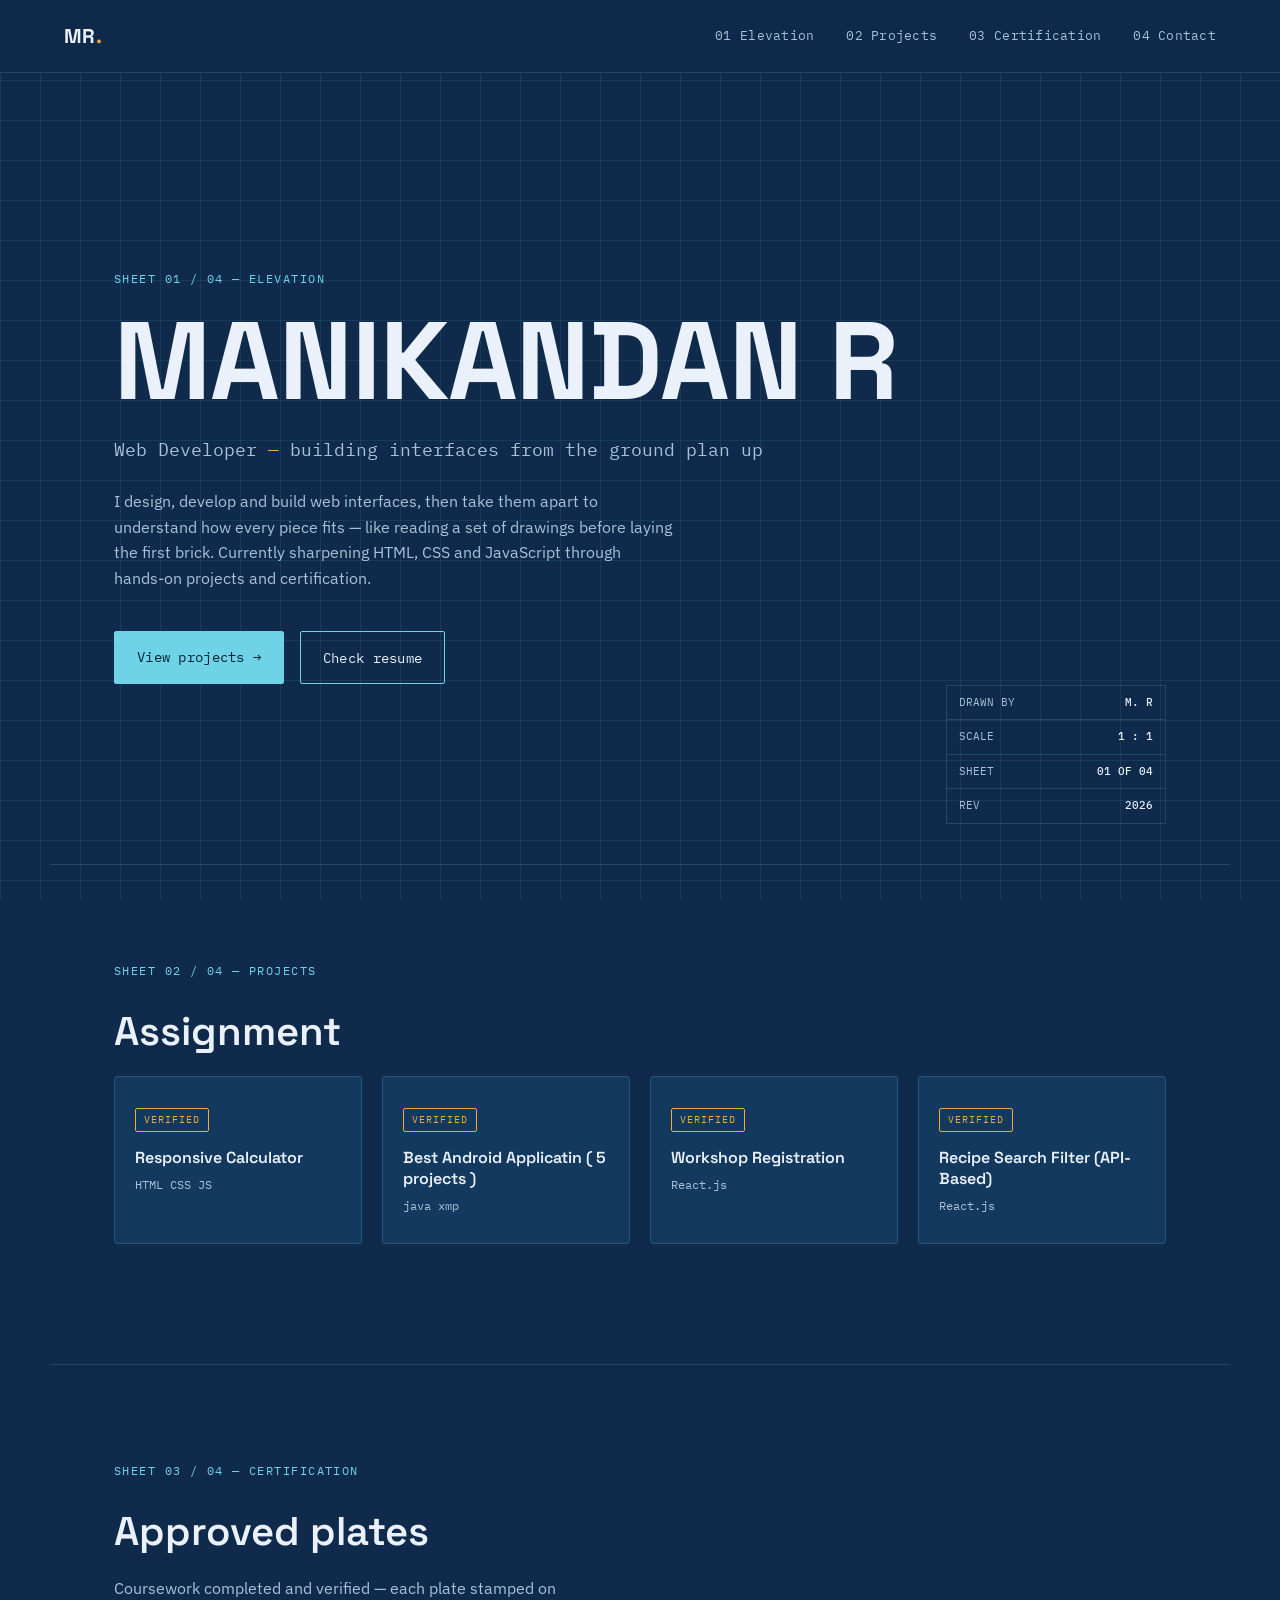
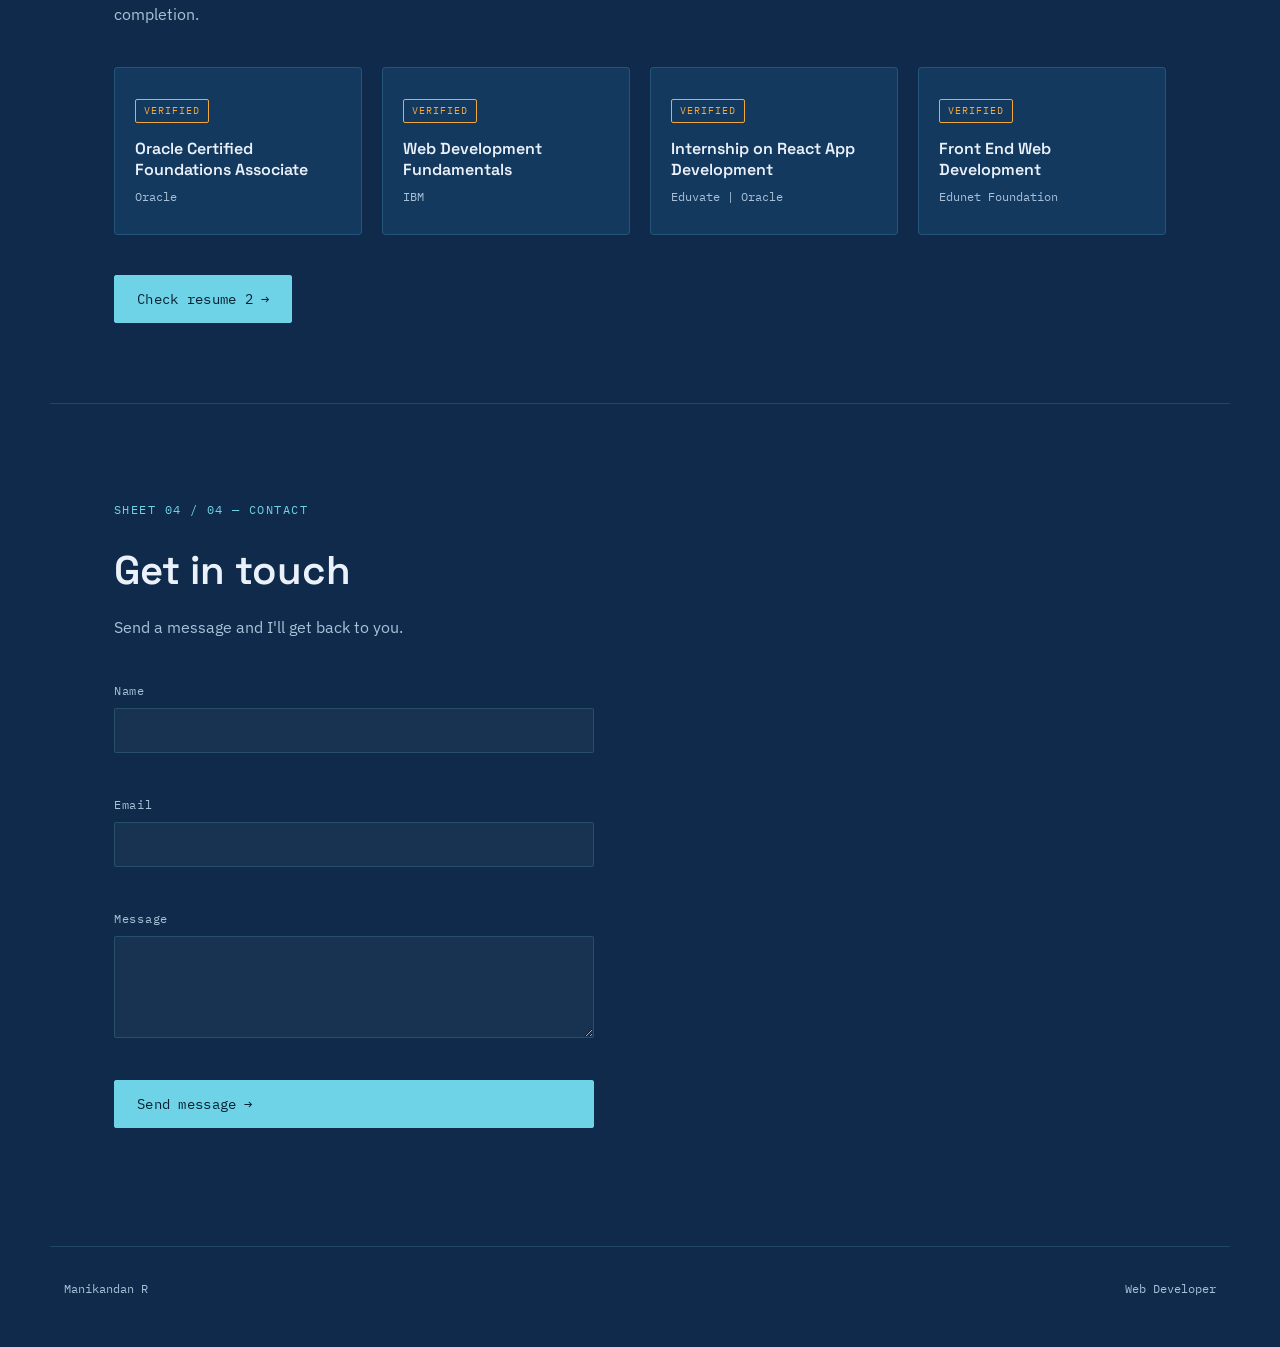
<file: potfolio/index.html>
<!DOCTYPE html>
<html lang="en">
<head>
<meta charset="UTF-8">
<meta name="viewport" content="width=device-width, initial-scale=1.0">
<title>Manikandan R — Web Developer</title>
<link rel="preconnect" href="https://fonts.googleapis.com">
<link rel="preconnect" href="https://fonts.gstatic.com" crossorigin>
<link href="https://fonts.googleapis.com/css2?family=Space+Grotesk:wght@400;500;600;700&family=IBM+Plex+Sans:wght@400;500;600&family=IBM+Plex+Mono:wght@400;500&display=swap" rel="stylesheet">
<link rel="stylesheet" href="style.css">
</head>

<body>

<div class="grid-overlay" aria-hidden="true"></div>

<header class="topbar">
  <div class="topbar__mark">MR<span>.</span></div>
  <nav class="topbar__nav" aria-label="Primary">
    <a href="#sheet-01">01 Elevation</a>
    <a href="#sheet-02">02 Projects</a>
    <a href="#sheet-03">03 Certification</a>
    <a href="#sheet-04">04 Contact</a>
  </nav>
  <button class="topbar__menu" id="menuToggle" aria-expanded="false" aria-controls="topbar__nav" aria-label="Toggle navigation">
    <span></span><span></span><span></span>
  </button>
</header>

<main>

  <section class="sheet" id="sheet-01">
    <div class="sheet__frame">
      <p class="sheet__tag">SHEET 01 / 04 — ELEVATION</p>

      <h1 class="hero__name">MANIKANDAN R</h1>
      <p class="hero__role">Web Developer <span class="dim">—</span> building interfaces from the ground plan up</p>
      <p class="hero__desc">I design, develop and build web interfaces, then take them apart to understand how every piece fits — like reading a set of drawings before laying the first brick. Currently sharpening HTML, CSS and JavaScript through hands‑on projects and certification.</p>

      <div class="hero__actions">
        <a href="#sheet-02" class="btn btn--primary">View projects <i>→</i></a>
        <button class="btn btn--ghost" id="resumeBtn" type="button"><a href="resume/Resume.pdf" target="_blank">Check resume</a></button>
      </div>
    </div>

    <div class="titleblock">
      <div class="titleblock__row">
        <span>DRAWN BY</span><strong>M. R</strong>
      </div>
      <div class="titleblock__row">
        <span>SCALE</span><strong>1 : 1</strong>
      </div>
      <div class="titleblock__row">
        <span>SHEET</span><strong>01 OF 04</strong>
      </div>
      <div class="titleblock__row">
        <span>REV</span><strong id="revYear"></strong>
      </div>
    </div>
  </section>

  <section class="sheet" id="sheet-02">
    <p class="sheet__tag">SHEET 02 / 04 — PROJECTS</p>
    <h2 class="sheet__title">Assignment</h2>

    <div class="schematic">
      <div class="schematic__diagram">
       <!--<div class="calc">
          <div class="calc__display">128</div>
          <div class="calc__grid">
            <button>7</button><button>8</button><button>9</button><button class="op">÷</button>
            <button>4</button><button>5</button><button>6</button><button class="op">×</button>
            <button>1</button><button>2</button><button>3</button><button class="op">−</button>
            <button>0</button><button>.</button><button class="eq">=</button><button class="op">+</button>
          </div>
        </div>

        <svg class="callouts" viewBox="0 0 460 380" aria-hidden="true">

          <line x1="230" y1="60" x2="340" y2="20" />
          <line x1="150" y1="150" x2="40" y2="130" />
          <line x1="330" y1="230" x2="430" y2="250" />
        </svg>

        <span class="callout callout--a">display · live result</span>
        <span class="callout callout--b">number pad · 0–9</span>
        <span class="callout callout--c">operator column · + − × ÷</span>
      </div>

      <div class="schematic__notes">
        <h3>Project 01 — Responsive calculator</h3>
        <p>A working calculator built from scratch with plain HTML, CSS and JavaScript — no libraries. Focus areas: keyboard‑safe input handling, a responsive grid that holds its shape on any screen, and clear visual hierarchy between digits and operators.</p>
        <ul class="specs">
          <li><span>Stack</span><strong>HTML · CSS · JS</strong></li>
          <li><span>Layout</span><strong>CSS Grid</strong></li>
          <li><span>Status</span><strong>Complete</strong></li>
        </ul>
      
        <a href="#" class="btn btn--ghost btn--sm">View source <i>→</i></a>
      </div> -->

      <article class="plate">
        <a href="#" target="_blank" class="plate__stamp">VERIFIED</a>
        <h3>Responsive Calculator</h3>
        <p>HTML CSS JS</p>
      </article>

      <article class="plate">
        <a href="#" target="_blank" class="plate__stamp">VERIFIED</a>
        <h3>Best Android Applicatin 
          ( 5 projects )
        </h3>
        <p>java xmp</p>
      </article>

      <article class="plate">
        <a href="#" target="_blank" class="plate__stamp">VERIFIED</a>
        <h3>Workshop Registration</h3>
        <p>React.js</p>
      </article>

      <article class="plate">
        <a href="#" target="_blank" class="plate__stamp">VERIFIED</a>
        <h3>Recipe Search Filter
          (API-Based)
        </h3>
        <p>React.js</p>
      </article>

    </div>
  </section>

  <section class="sheet" id="sheet-03">
    <p class="sheet__tag">SHEET 03 / 04 — CERTIFICATION</p>
    <h2 class="sheet__title">Approved plates</h2>
    <p class="sheet__lede">Coursework completed and verified — each plate stamped on completion.</p>

    <div class="plates">
      <article class="plate">
         <a href="certification\eCertificate (1).pdf" target="_blank" class="plate__stamp">VERIFIED</a>
        <h3>Oracle Certified Foundations Associate</h3>
        <p>Oracle</p>
      </article>
      <article class="plate">
         <a href="certification\IBMDesign20250731-31-3b3zrq.pdf" target="_blank" class="plate__stamp">VERIFIED</a>
        <h3>Web Development Fundamentals</h3>
        <p>IBM</p>
      </article>
      
      <article class="plate">
         <a href="certification\UNM-Internship on React App Development_Download your certificate here.pdf" target="_blank" class="plate__stamp">VERIFIED</a>
        <h3>Internship on React App Development</h3>
        <p>Eduvate | Oracle</p>
      </article>
      <article class="plate">
         <a href="certification\NM_Certificate.pdf" target="_blank" class="plate__stamp">VERIFIED</a>
        <h3>Front End Web Development</h3>
        <p>Edunet Foundation</p>
      </article>
    </div>

    <button class="btn btn--primary" id="resumeBtn2" type="button">Check resume 2 <i>→</i></button>
  </section>

  <section class="sheet" id="sheet-04">
    <p class="sheet__tag">SHEET 04 / 04 — CONTACT</p>
    <h2 class="sheet__title">Get in touch</h2>
    <p class="sheet__lede">Send a message and I'll get back to you.</p>

    <form class="form" id="contactForm" novalidate>
      <div class="field">
        <label for="f-username">Name</label>
        <input type="text" id="f-username" name="username" autocomplete="name" required>
        <span class="field__error" id="err-username"></span>
      </div>
      <div class="field">
        <label for="f-email">Email</label>
        <input type="email" id="f-email" name="email" autocomplete="email" required>
        <span class="field__error" id="err-email"></span>
      </div>
      <div class="field">
        <label for="f-message">Message</label>
        <textarea id="f-message" name="message" rows="4" required></textarea>
        <span class="field__error" id="err-message"></span>
      </div>
      <button type="submit" class="btn btn--primary">Send message <i>→</i></button>
      <p class="form__status" id="formStatus" role="status" aria-live="polite"></p>
    </form>
  </section>

</main>

<footer class="footer">
  <span>Manikandan R</span>
  <span>Web Developer</span>
</footer>

<script src="script.js"></script>
</body>
</html>
</file>
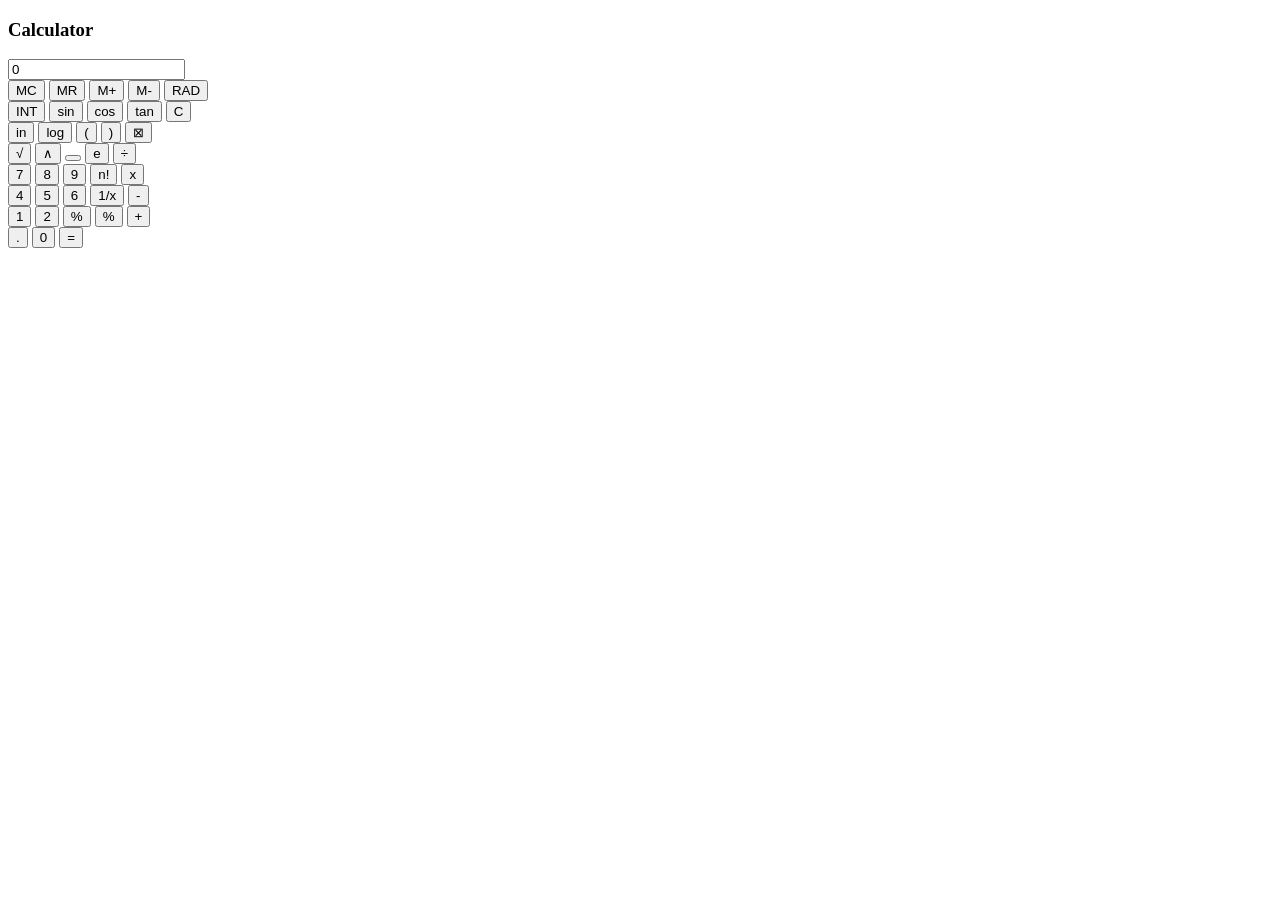
<file: potfolio/project/Calculator.html>
<!DOCTYPE html>
<html>
    <head>
        <title>Responsive Calculator</title>

        <link rel="preconnect" href="https://fonts.googleapis.com">
        <link rel="preconnect" href="https://fonts.gstatic.com" crossorigin>
        <link href="https://fonts.googleapis.com/css2?family=Black+Ops+One&family=Orbitron:wght@400..900&family=Unbounded:wght@200..900&display=swap" rel="stylesheet">

    </head>

    <h3>Calculator</h3>

    <input class="display" type="text" value="0" readonly>

    <br>

    <button type="submit" onclick="add(num)" value="MC"> MC </button>
    <button type="submit" onclick="add(num)" value="MR"> MR </button>
    <button type="submit" onclick="add(num)" value="M+"> M+ </button>
    <button type="submit" onclick="add(num)" value="M-"> M- </button>
    <button type="submit" onclick="add(num)" value="RAD"> RAD </button>

    <br>

    <button type="submit" onclick="add(num)" value="INT"> INT </button>
    <button type="submit" onclick="add(num)" value="sin"> sin </button>
    <button type="submit" onclick="add(num)" value="cos"> cos </button>
    <button type="submit" onclick="add(num)" value="tan"> tan </button>
    <button type="submit" onclick="add(num)" value=""> C </button>

    <br>

    <button type="submit" onclick="add(num)" value="in"> in </button>
    <button type="submit" onclick="add(num)" value="iog"> log </button>
    <button type="submit" onclick="add(num)" value="("> ( </button>
    <button type="submit" onclick="add(num)" value=")"> ) </button>
    <button type="submit" onclick="add(num)" value=""> ⊠ </button>

    <br>

    <button type="submit" onclick="add(num)" value="√"> √ </button>
    <button type="submit" onclick="add(num)" value="^"> ∧ </button>
    <button type="submit" onclick="add(num)" value="">  </button>
    <button type="submit" onclick="add(num)" value=""> e </button>
    <button type="submit" onclick="add(op)" value="/"> ÷ </button>

    <br>

    <button type="submit" onclick="add(num)" value="7"> 7 </button>
    <button type="submit" onclick="add(num)" value="8"> 8 </button>
    <button type="submit" onclick="add(num)" value="9"> 9 </button>
    <button type="submit" onclick="add(num)" value=""> n! </button>
    <button type="submit" onclick="add(op)" value="*"> x </button>

    <br>

    <button type="submit" onclick="add(num)" value="4"> 4 </button>
    <button type="submit" onclick="add(num)" value="5"> 5 </button>
    <button type="submit" onclick="add(num)" value="6"> 6 </button>
    <button type="submit" onclick="add(num)" value="1/"> 1/x </button>
    <button type="submit" onclick="add(op)" value="-"> - </button>

    <br>

    <button type="submit" onclick="add(num)" value="1"> 1 </button>
    <button type="submit" onclick="add(num)" value="2"> 2 </button>
    <button type="submit" onclick="add(num)" value="3"> % </button>
    <button type="submit" onclick="add(num)" value="%"> % </button>
    <button type="submit" onclick="add(op)" value="+"> + </button>

    <br>
    
    <button type="submit" onclick="add(num)" value="."> . </button>
    <button type="submit" onclick="add(num)" value="0"> 0 </button>
    <button type="submit" onclick="add(eq)" value="="> = </button>
</html>
</file>
<file: potfolio/style.css>
:root{
  --blueprint: #0f2a4a;
  --blueprint-2: #123456;
  --panel: #14395f;
  --grid-line: rgba(111,211,232,0.10);
  --grid-line-strong: rgba(111,211,232,0.18);
  --paper: #eaf1fa;
  --paper-dim: #a9c1d8;
  --cyan: #6fd3e8;
  --amber: #f2a73b;
  --font-display: 'Space Grotesk', sans-serif;
  --font-body: 'IBM Plex Sans', sans-serif;
  --font-mono: 'IBM Plex Mono', monospace;
}

*{box-sizing:border-box;margin:0;padding:0;}

html{scroll-behavior:smooth;}

body{
  background:var(--blueprint);
  color:var(--paper);
  font-family:var(--font-body);
  line-height:1.6;
  overflow-x:hidden;
}

.grid-overlay{
  position:fixed;
  inset:0;
  z-index:0;
  background-image:
    linear-gradient(var(--grid-line) 1px, transparent 1px),
    linear-gradient(90deg, var(--grid-line) 1px, transparent 1px);
  background-size:40px 40px;
}

a{color:inherit;text-decoration:none;}

/* ---------- topbar ---------- */
.topbar{
  position:sticky;
  top:0;
  z-index:20;
  display:flex;
  align-items:center;
  justify-content:space-between;
  padding:20px clamp(20px,5vw,64px);
  background:rgba(15,42,74,0.88);
  backdrop-filter:blur(6px);
  border-bottom:1px solid var(--grid-line-strong);
}

.topbar__mark{
  font-family:var(--font-display);
  font-weight:700;
  font-size:20px;
  letter-spacing:0.02em;
}
.topbar__mark span{color:var(--amber);}

.topbar__nav{
  display:flex;
  gap:32px;
  font-family:var(--font-mono);
  font-size:13px;
  letter-spacing:0.02em;
  color:var(--paper-dim);
}
.topbar__nav a{transition:color 0.2s ease;}
.topbar__nav a:hover,
.topbar__nav a:focus-visible{color:var(--cyan);}

.topbar__menu{
  display:none;
  flex-direction:column;
  gap:5px;
  background:none;
  border:none;
  cursor:pointer;
  padding:6px;
}
.topbar__menu span{
  width:22px;
  height:2px;
  background:var(--paper);
  display:block;
}

/* ---------- layout ---------- */
main{position:relative;z-index:1;}

.sheet{
  position:relative;
  padding:96px clamp(20px,6vw,64px) 80px;
  max-width:1180px;
  margin:0 auto;
  border-bottom:1px solid var(--grid-line-strong);
}

.sheet__tag{
  font-family:var(--font-mono);
  font-size:12px;
  letter-spacing:0.12em;
  color:var(--cyan);
  margin-bottom:20px;
}

.sheet__title{
  font-family:var(--font-display);
  font-weight:600;
  font-size:clamp(28px,4vw,40px);
  margin-bottom:12px;
}

.sheet__lede{
  color:var(--paper-dim);
  max-width:520px;
  margin-bottom:40px;
}

/* ---------- hero (sheet 01) ---------- */
#sheet-01{
  min-height:88vh;
  display:flex;
  flex-direction:column;
  justify-content:center;
}

.hero__name{
  font-family:var(--font-display);
  font-weight:700;
  font-size:clamp(48px,9vw,110px);
  line-height:0.98;
  letter-spacing:-0.01em;
  margin-bottom:20px;
}

.hero__role{
  font-family:var(--font-mono);
  font-size:clamp(15px,2vw,18px);
  color:var(--paper-dim);
  margin-bottom:24px;
}
.hero__role .dim{color:var(--amber);}

.hero__desc{
  max-width:560px;
  color:var(--paper-dim);
  font-size:16px;
  margin-bottom:40px;
}

.hero__actions{
  display:flex;
  gap:16px;
  flex-wrap:wrap;
}

.titleblock{
  position:absolute;
  right:clamp(20px,6vw,64px);
  bottom:40px;
  border:1px solid var(--grid-line-strong);
  font-family:var(--font-mono);
  font-size:11px;
  min-width:220px;
  display:none;
}
.titleblock__row{
  display:flex;
  justify-content:space-between;
  gap:16px;
  padding:8px 12px;
  border-top:1px solid var(--grid-line-strong);
  color:var(--paper-dim);
}
.titleblock__row:first-child{border-top:none;}
.titleblock__row strong{color:var(--paper);font-weight:500;}

/* ---------- buttons ---------- */
.btn{
  display:inline-flex;
  align-items:center;
  gap:8px;
  font-family:var(--font-mono);
  font-size:14px;
  letter-spacing:0.02em;
  padding:14px 22px;
  border:1px solid var(--cyan);
  border-radius:2px;
  cursor:pointer;
  background:transparent;
  color:var(--paper);
  transition:background 0.2s ease, color 0.2s ease, transform 0.15s ease;
}
.btn i{font-style:normal;transition:transform 0.2s ease;}
.btn:hover i{transform:translateX(3px);}

.btn--primary{
  background:var(--cyan);
  color:#062032;
  border-color:var(--cyan);
}
.btn--primary:hover{background:#8fdff0;}

.btn--ghost:hover{
  border-color:var(--amber);
  color:var(--amber);
}

.btn--sm{
  padding:10px 16px;
  font-size:13px;
}

.btn:active{transform:scale(0.98);}
.btn:focus-visible{outline:2px solid var(--amber);outline-offset:2px;}

/* ---------- schematic (sheet 02) ---------- */

.schematic__diagram{
  display: grid;
  grid-template-columns:repeat(auto-fit,minmax(220px,2fr));
  gap:20px;
  margin-bottom:40px;
}

/*.schematic{
  display:grid;
  grid-template-columns:1.1fr 1fr;
  gap:56px;
  align-items:center;
}

.schematic__diagram{
  position:relative;
  padding:40px;
}

.calc{
  background:var(--panel);
  border:1px solid var(--grid-line-strong);
  border-radius:4px;
  padding:20px;
  max-width:280px;
  margin:0 auto;
}

.calc__display {
  font-family:var(--font-mono);
  font-size:32px;
  text-align:right;
  padding:14px 10px;
  margin-bottom:14px;
  border:1px solid var(--grid-line-strong);
  border-radius:2px;
  color:var(--cyan);
  background:none;
  width:100%;
}

.calc__grid{
  display:grid;
  grid-template-columns:repeat(4,1fr);
  gap:8px;
}
.calc__grid button{
  font-family:var(--font-mono);
  font-size:15px;
  padding:14px 0;
  background:rgba(234,241,250,0.05);
  border:1px solid var(--grid-line-strong);
  border-radius:2px;
  color:var(--paper);
  cursor:default;
  
}
.calc__grid button.op{color:var(--amber);}
.calc__grid button.eq{background:var(--cyan);color:#062032;}

.callouts{
  position:absolute;
  inset:0;
  width:100%;
  height:100%;
}
.callouts line{
  stroke:var(--paper-dim);
  stroke-width:1px;
  stroke-dasharray:3 3;
}

.callout{
  position:absolute;
  font-family:var(--font-mono);
  font-size:11px;
  color:var(--paper-dim);
  letter-spacing:0.02em;
  max-width:140px;
}
.callout--a{top:6px;right:0;}
.callout--b{top: 32%;left:0;}
.callout--c{bottom:27%;right:-40px;}

.schematic__notes h3{
  font-family:var(--font-display);
  font-weight:600;
  font-size:22px;
  margin-bottom:14px;
}
.schematic__notes p{
  color:var(--paper-dim);
  margin-bottom:20px;
}

.specs{
  list-style:none;
  font-family:var(--font-mono);
  font-size:13px;
  margin-bottom:24px;
}
.specs li{
  display:flex;
  justify-content:space-between;
  padding:10px 0;
  border-top:1px solid var(--grid-line-strong);
  color:var(--paper-dim);
}
.specs li strong{color:var(--paper);font-weight:500;}

*/

/* ---------- plates (sheet 03) ---------- */
.plates{
  display:grid;
  grid-template-columns:repeat(auto-fit,minmax(200px,1fr));
  gap:20px;
  margin-bottom:40px;
}

.plate{
  position:relative;
  border:1px solid var(--grid-line-strong);
  border-radius:4px;
  padding:28px 20px;
  background:var(--panel);
}
.plate__stamp{
  display:inline-block;
  font-family:var(--font-mono);
  font-size:10px;
  letter-spacing:0.1em;
  color:var(--amber);
  border:1px solid var(--amber);
  border-radius:2px;
  padding:3px 8px;
  margin-bottom:16px;
}
.plate__stamp:hover{
 border:1px solid var(--cyan);
 color: var(--cyan);
}
.plate h3{
  font-family:var(--font-display);
  font-weight:600;
  font-size:16px;
  margin-bottom:6px;
  line-height:1.3;
}
.plate p{
  font-family:var(--font-mono);
  font-size:12px;
  color:var(--paper-dim);
}

/* ---------- form (sheet 04) ---------- */
.form{
  max-width:480px;
  display:flex;
  flex-direction:column;
  gap:20px;
}
.field{
  display:flex;
  flex-direction:column;
  gap:8px;
}
.field label{
  font-family:var(--font-mono);
  font-size:12px;
  letter-spacing:0.06em;
  color:var(--paper-dim);
}
.field input,
.field textarea{
  font-family:var(--font-body);
  font-size:15px;
  padding:12px 14px;
  background:rgba(234,241,250,0.04);
  border:1px solid var(--grid-line-strong);
  border-radius:2px;
  color:var(--paper);
  resize:vertical;
}
.field input::placeholder,
.field textarea::placeholder{color:var(--paper-dim);opacity:0.6;}
.field input:focus,
.field textarea:focus{
  outline:none;
  border-color:var(--cyan);
}
.field__error{
  font-family:var(--font-mono);
  font-size:12px;
  color:var(--amber);
  min-height:14px;
}
.form__status{
  font-family:var(--font-mono);
  font-size:13px;
  color:var(--cyan);
  min-height:18px;
}

/* ---------- footer ---------- */
.footer{
  display:flex;
  justify-content:space-between;
  padding:32px clamp(20px,6vw,64px) 48px;
  font-family:var(--font-mono);
  font-size:12px;
  color:var(--paper-dim);
  position:relative;
  z-index:1;
}

/* ---------- responsive ---------- */
@media (min-width:900px){
  .titleblock{display:block;}
}

@media (max-width:820px){
  .topbar__nav{
    position:fixed;
    top:64px;
    left:0;
    right:0;
    flex-direction:column;
    gap:0;
    background:var(--blueprint-2);
    border-bottom:1px solid var(--grid-line-strong);
    max-height:0;
    overflow:hidden;
    transition:max-height 0.25s ease;
  }
  .topbar__nav.is-open{max-height:260px;}
  .topbar__nav a{padding:16px 24px;border-top:1px solid var(--grid-line-strong);}
  .topbar__menu{display:flex;}
  .schematic{grid-template-columns:1fr;}
}

@media (prefers-reduced-motion:reduce){
  html{scroll-behavior:auto;}
  *{transition:none !important;}
}
</file>
